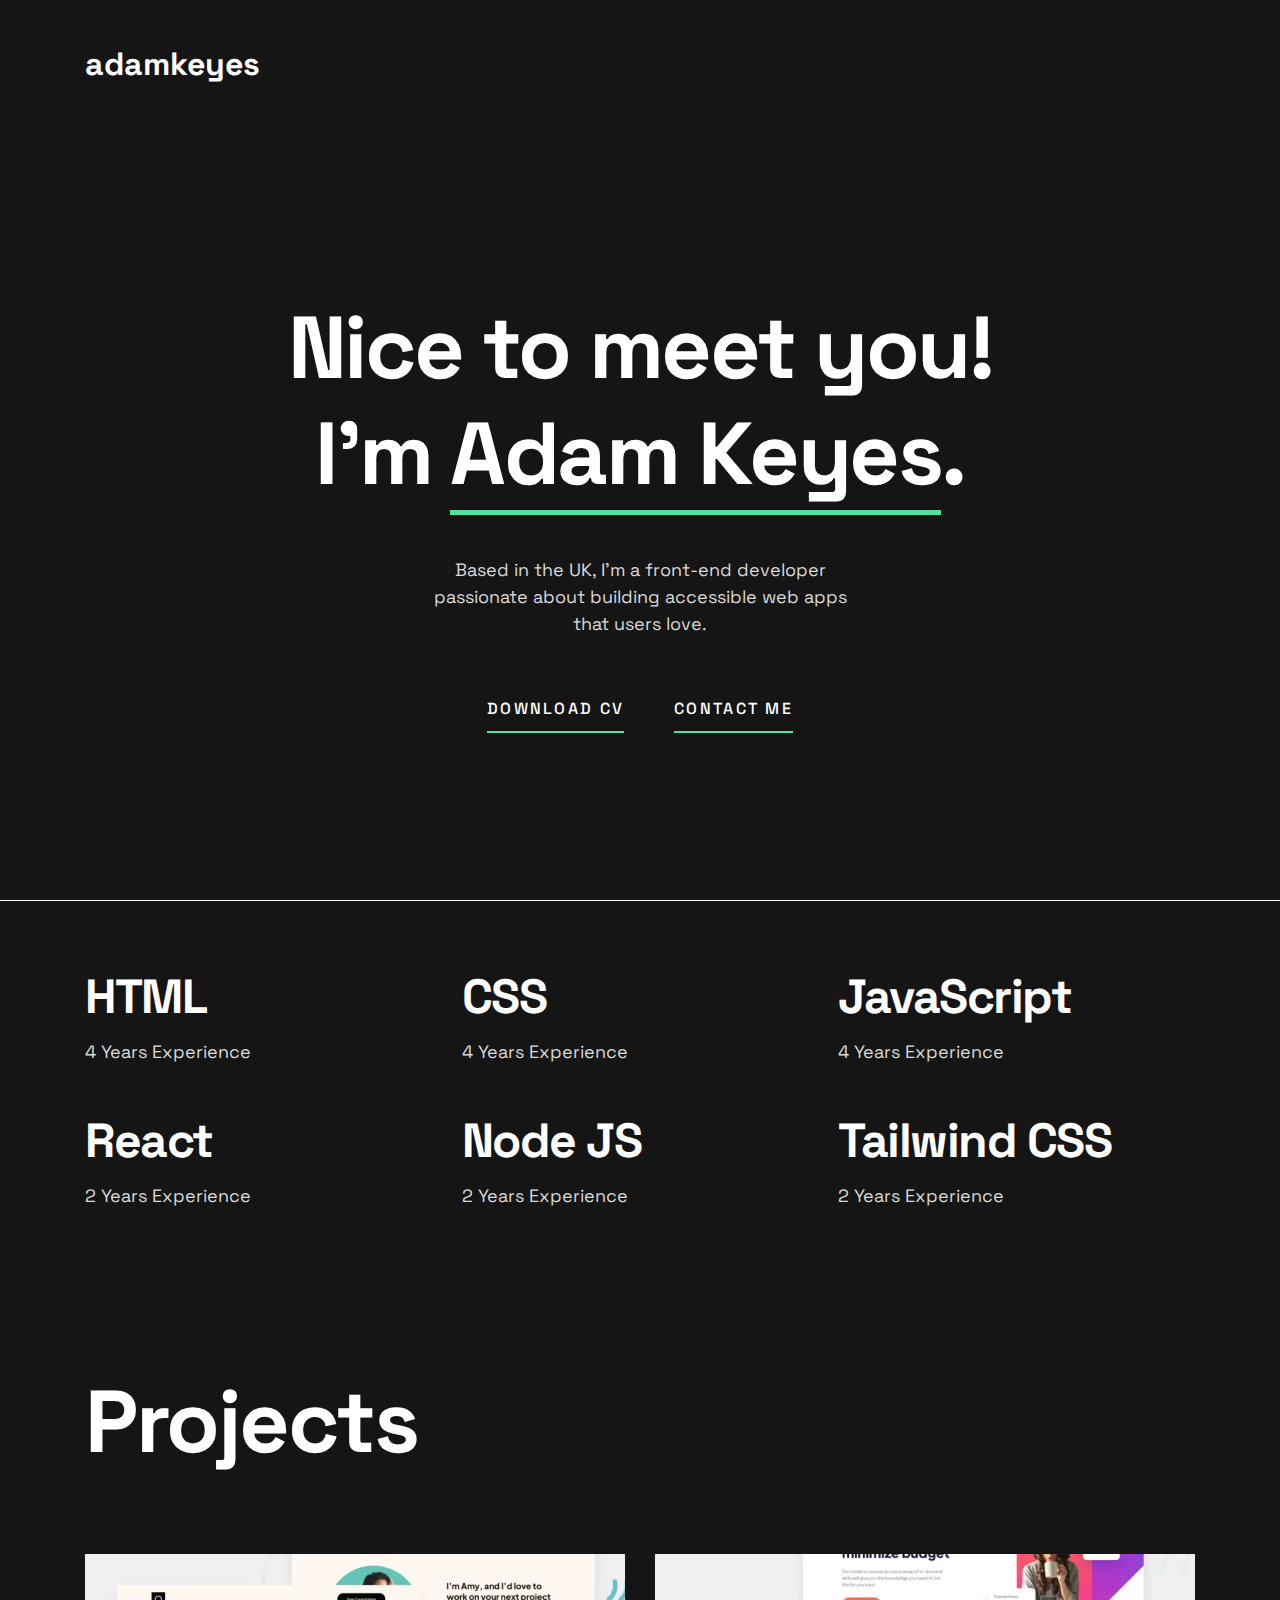
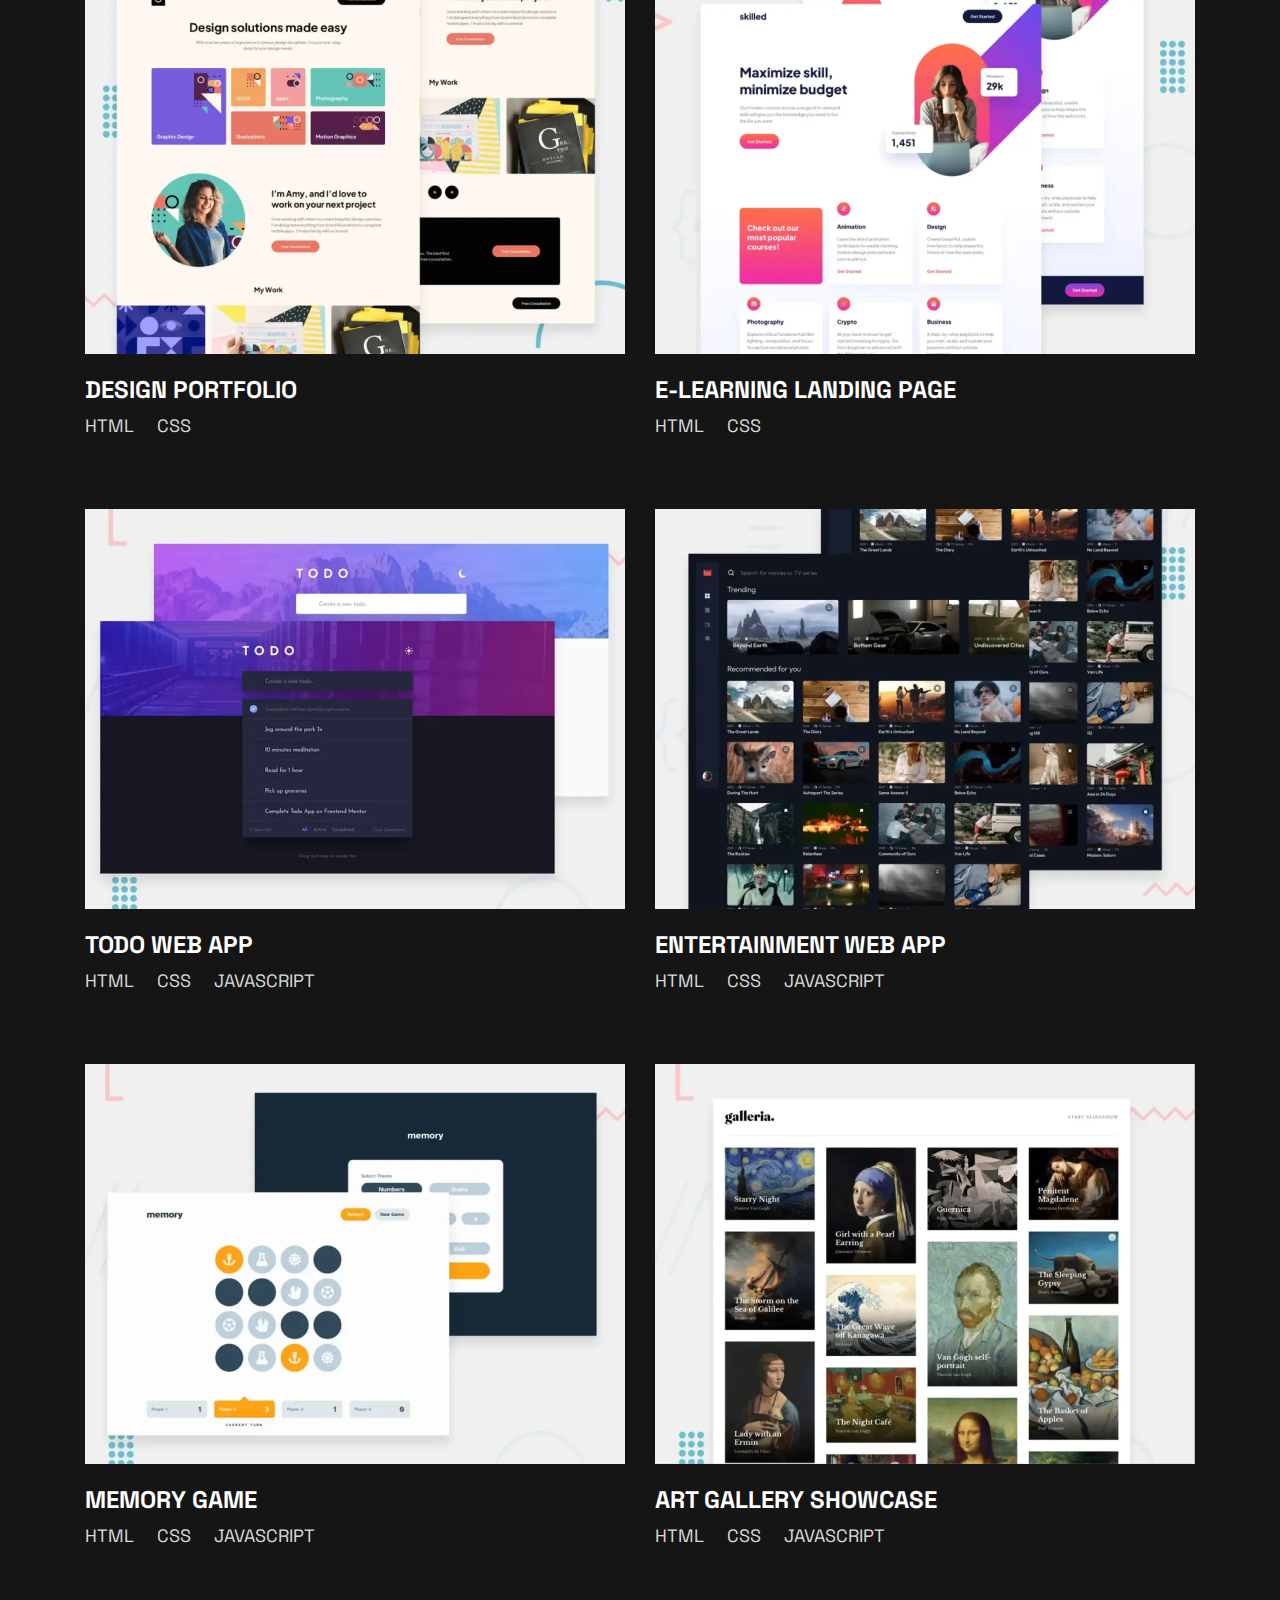
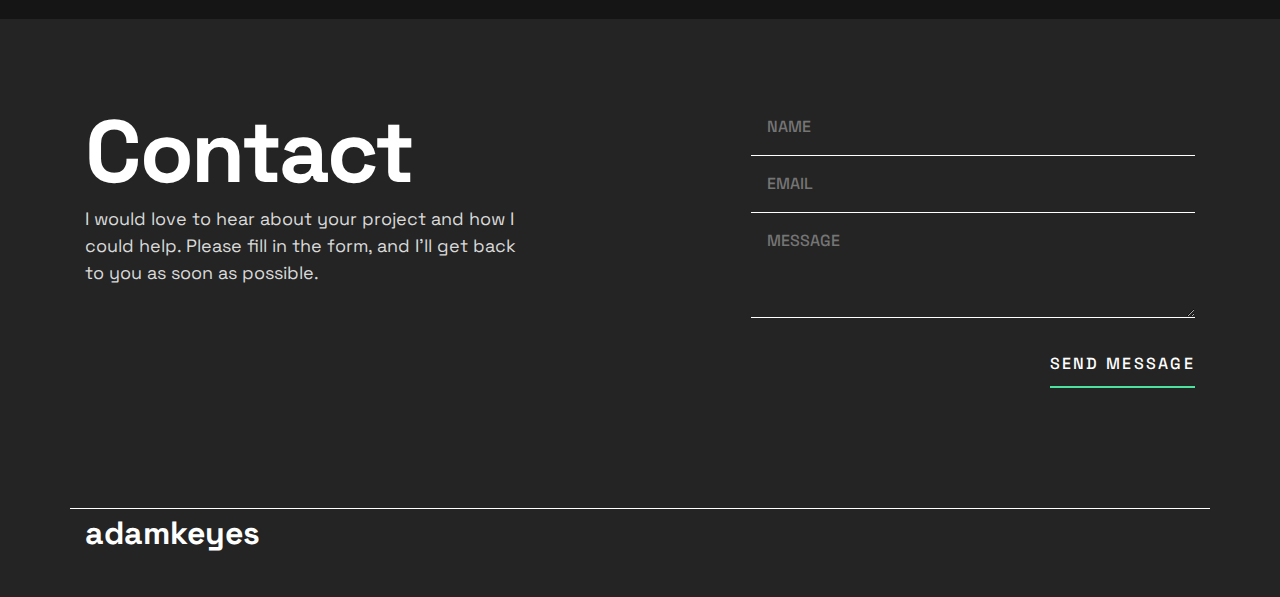
<file: index.html>
<!DOCTYPE html>
<html lang="en">
<head>
<meta charset="UTF-8">
<meta name="viewport" content="width=device-width, initial-scale=1.0">
<title>Portfolio</title>
<link rel="stylesheet" href="./reset.css">
<link rel="stylesheet" href="./style.css">
<script src="./script.js" defer></script>
</head>
<body>
  <header class="header">
    <div class="wrap">
      <p class="name">adamkeyes</p>
    </div>
  </header>
  <main class="main">
    <section class="hero">
      <h1 class="headingXl">Nice to meet you!<br>I'm <span class="lined">Adam Keyes</span>.</h1>
      <p class="text">Based in the UK, I'm a front-end developer <br class="pcOnly">passionate about building accessible web apps <br class="pcOnly">that users love.</p>
      <div class="btnList">
        <p><a href="#" class="btn">DOWNLOAD CV</a></p>
        <p><a href="#" class="btn">CONTACT ME</a></p>
      </div>
    </section>
    <section class="skills border">
      <div class="wrap">
        <div class="skillList">
          <div class="skillsItem">
            <h2 class="headingL">HTML</h2>
            <p class="text">4 Years Experience</p>
          </div>
          <div class="skillsItem">
            <h2 class="headingL">CSS</h2>
            <p class="text">4 Years Experience</p>
          </div>
          <div class="skillsItem">
            <h2 class="headingL">JavaScript</h2>
            <p class="text">4 Years Experience</p>
          </div>
          <div class="skillsItem">
            <h2 class="headingL">React</h2>
            <p class="text">2 Years Experience</p>
          </div>
          <div class="skillsItem">
            <h2 class="headingL">Node JS</h2>
            <p class="text">2 Years Experience</p>
          </div>
          <div class="skillsItem">
            <h2 class="headingL">Tailwind CSS</h2>
            <p class="text">2 Years Experience</p>
          </div>
        </div>
      </div>
    </section>
    <section class="projects">
      <div class="wrap">
        <h1 class="headingXl">Projects</h1>
      <div class="projectsList">
        <div class="projectsItem">
          <p><img src="./images/thumbnail-project-1-large.webp" alt=""></p>
          <h3 class="headingM">DESIGN PORTFOLIO</h3>
          <ul class="techList">
            <li class="text">HTML</li>
            <li class="text">CSS</li>
          </ul>
        </div>
        <div class="projectsItem">
          <p><img src="./images/thumbnail-project-2-large.webp" alt=""></p>
          <h3 class="headingM">E-LEARNING LANDING PAGE</h3>
          <ul class="techList">
            <li class="text">HTML</li>
            <li class="text">CSS</li>
          </ul>
        </div>
        <div class="projectsItem">
          <p><img src="./images/thumbnail-project-3-large.webp" alt=""></p>
          <h3 class="headingM">TODO WEB APP</h3>
          <ul class="techList">
            <li class="text">HTML</li>
            <li class="text">CSS</li>
            <li class="text">JAVASCRIPT</li>
          </ul>
        </div>
        <div class="projectsItem">
          <p><img src="./images/thumbnail-project-4-large.webp" alt=""></p>
          <h3 class="headingM">ENTERTAINMENT WEB APP</h3>
          <ul class="techList">
            <li class="text">HTML</li>
            <li class="text">CSS</li>
            <li class="text">JAVASCRIPT</li>
          </ul>
        </div>
        <div class="projectsItem">
          <p><img src="./images/thumbnail-project-5-large.webp" alt=""></p>
          <h3 class="headingM">MEMORY GAME</h3>
          <ul class="techList">
            <li class="text">HTML</li>
            <li class="text">CSS</li>
            <li class="text">JAVASCRIPT</li>
          </ul>
        </div>
        <div class="projectsItem">
          <p><img src="./images/thumbnail-project-6-large.webp" alt=""></p>
          <h3 class="headingM">ART GALLERY SHOWCASE</h3>
          <ul class="techList">
            <li class="text">HTML</li>
            <li class="text">CSS</li>
            <li class="text">JAVASCRIPT</li>
          </ul>
        </div>
      </div>
      </div>
    </section>
    <section class="contact">
      <div class="wrap">
        <div class="col02">
          <div class="col">
            <h1 class="headingXl">Contact</h1>
            <p class="text">I would love to hear about your project and how I could help. Please fill in the form, and I'll get back to you as soon as possible.</p>
          </div>
          <div class="col">
            <form>
              <div>
                <input type="text" placeholder="NAME">
              </div>
              <div>
                <input type="email" placeholder="EMAIL">
              </div>
              <div>
                <textarea name="message" rows="3" placeholder="MESSAGE"></textarea>
              </div>
              <p class="submit"><a href="#" class="btn">SEND MESSAGE</a></p>
            </form>
          </div>
        </div>
      </div>
    </section>
  </main>
  <footer class="footer">
    <div class="wrap border">
      <p class="name">adamkeyes</p>
    </div>
  </footer>
</body>
</html>
</file>
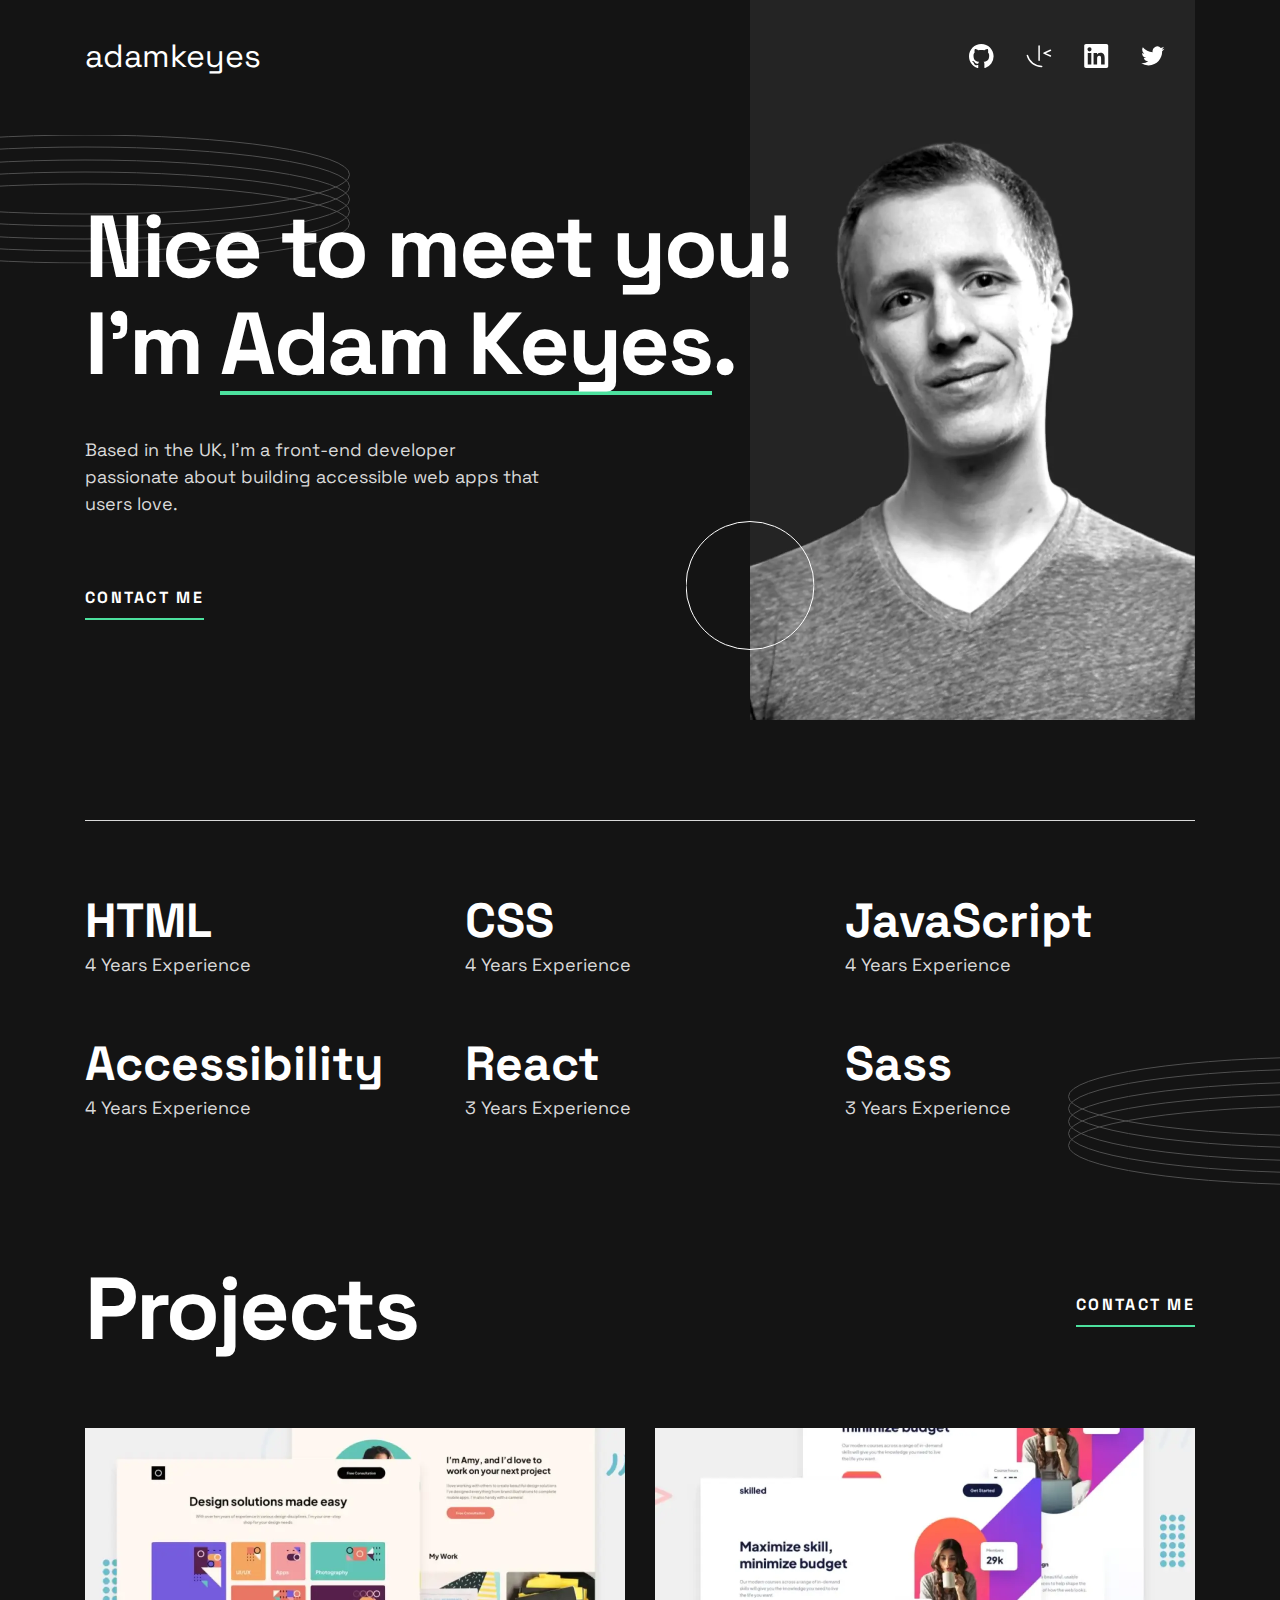
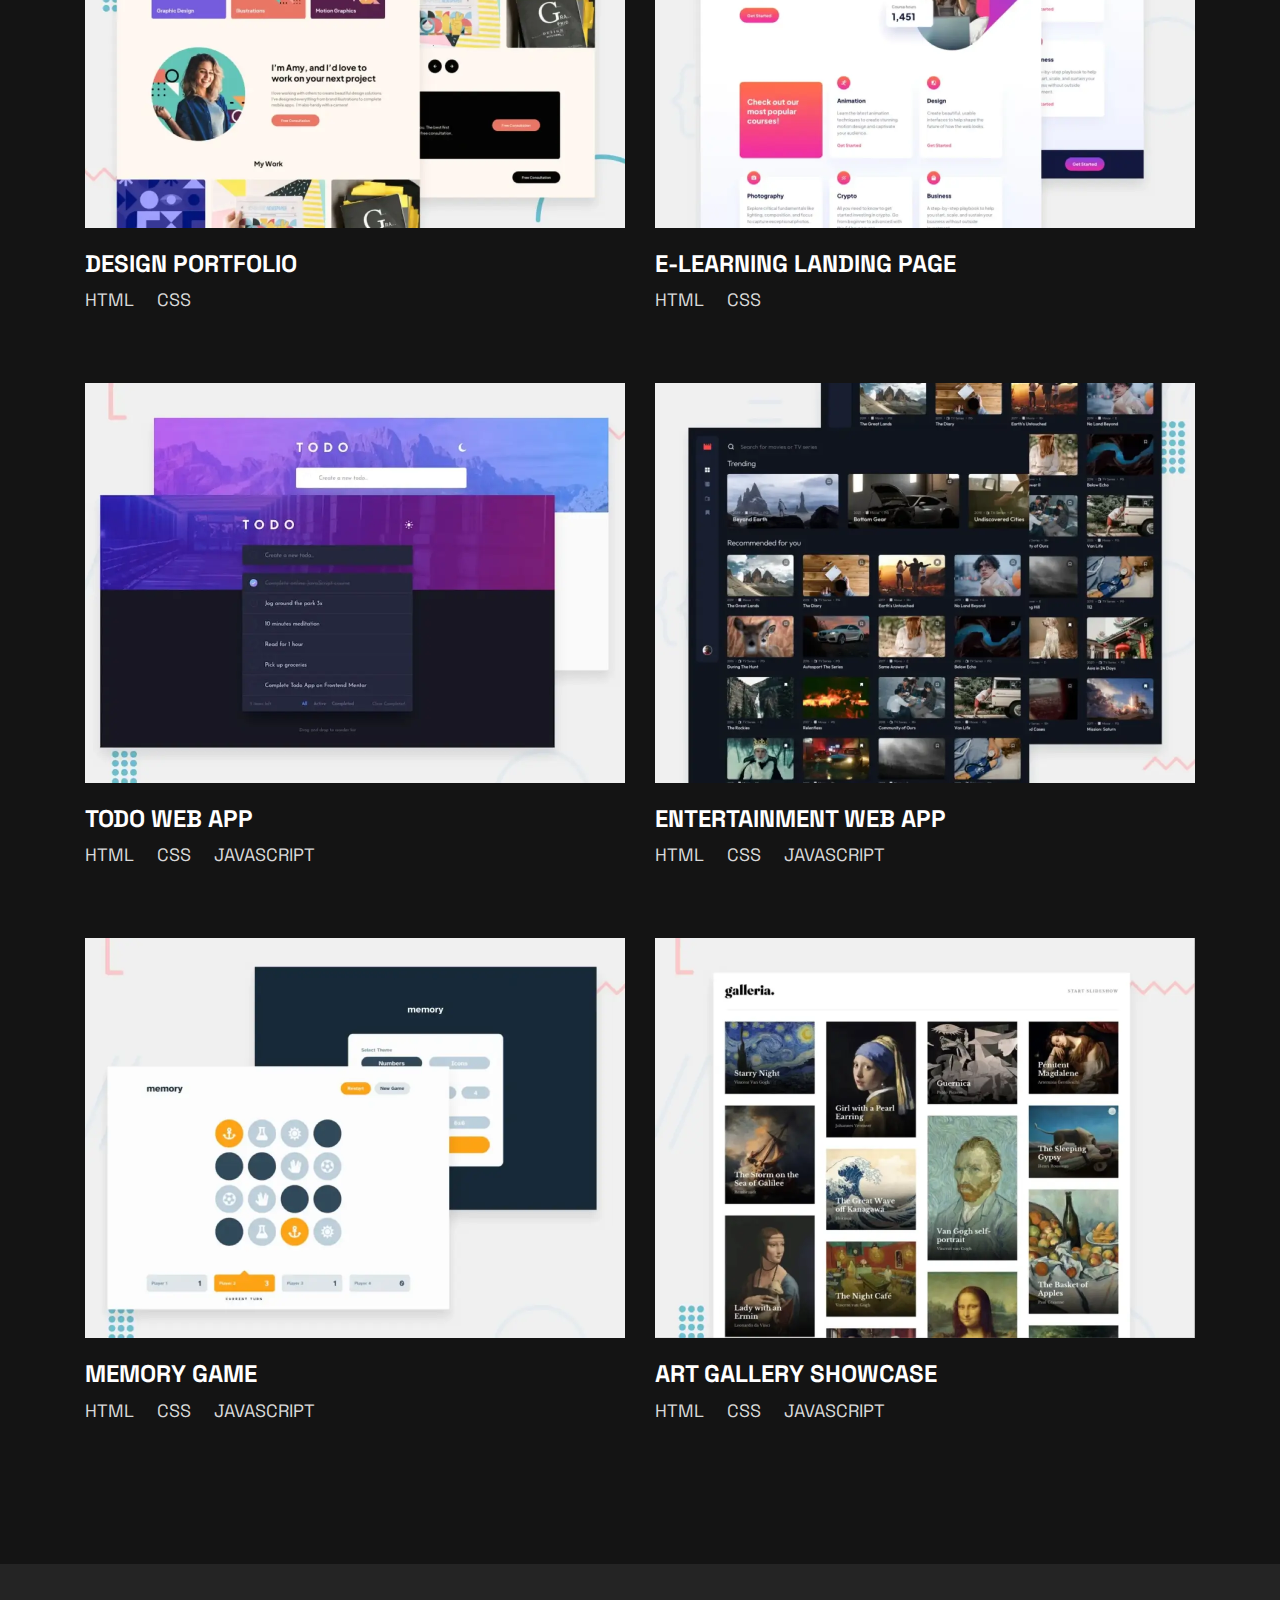
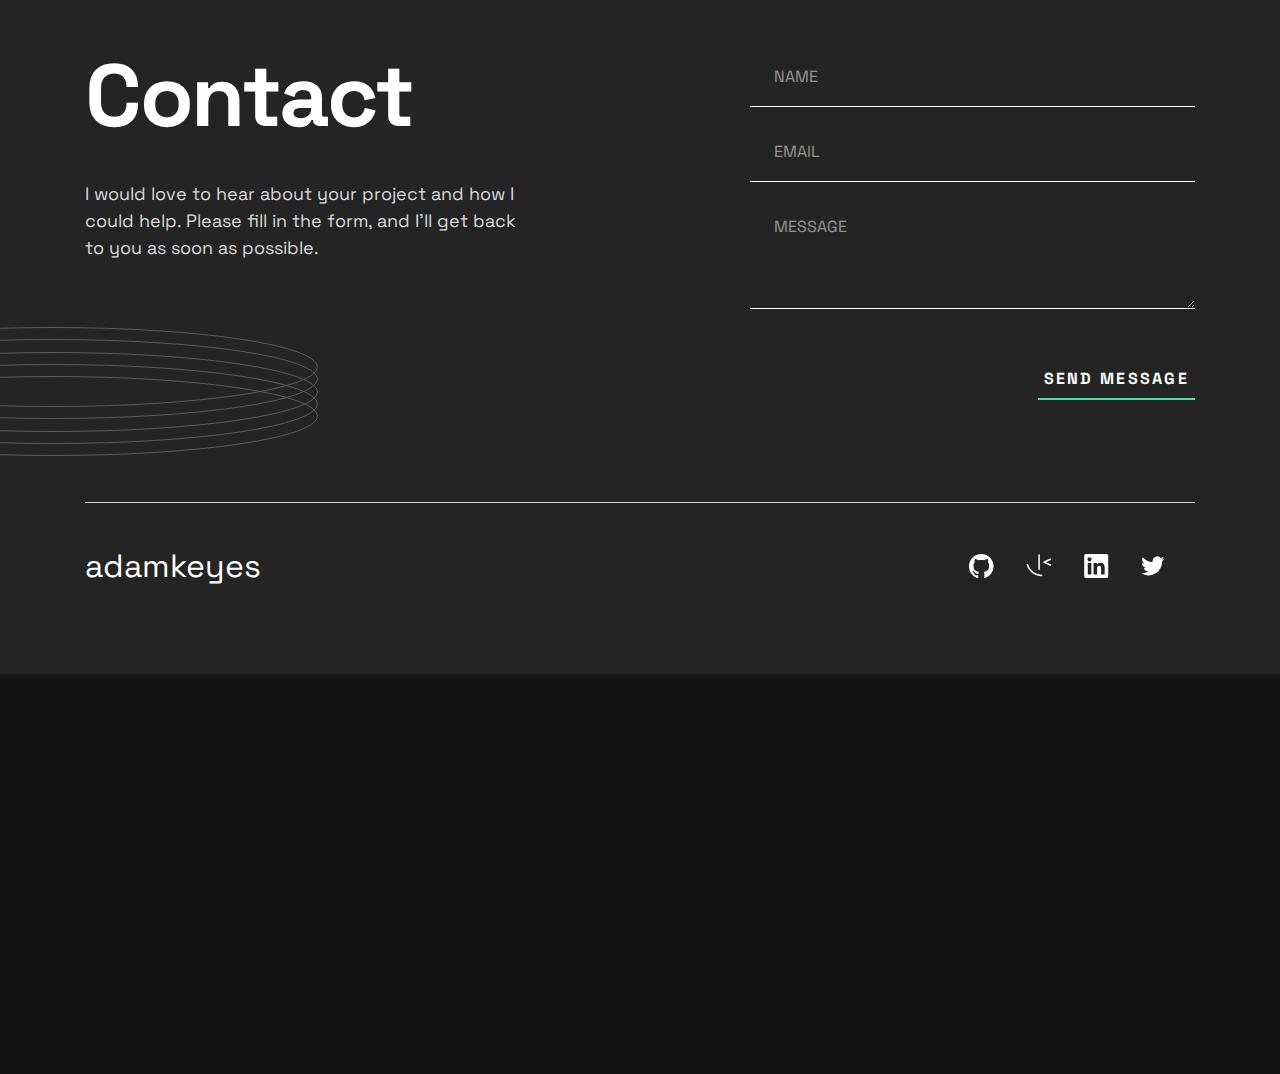
<file: bk/index.html>
<!DOCTYPE html>
<html lang="en">
  <head>
    <meta charset="UTF-8" />
    <meta name="viewport" content="width=device-width, initial-scale=1.0" />
    <link rel="preconnect" href="https://fonts.googleapis.com" />
    <link rel="preconnect" href="https://fonts.gstatic.com" crossorigin />
    <link
      href="https://fonts.googleapis.com/css2?family=Space+Grotesk:wght@500;700&display=swap"
      rel="stylesheet"
    />
    <link
      rel="icon"
      type="image/png"
      sizes="32x32"
      href="./bk/assets/images/favicon-32x32.png"
    />
    <link rel="stylesheet" href="style.css" />
    <title>Frontend Mentor | Single-page developer portfolio</title>
  </head>
  <body>
    <header class="header">
      <h2 class="visually-hidden">Header</h2>
      <div class="wrapper">
        <nav class="header__nav">
          <h2 class="visually-hidden">Navigation</h2>
          <a href="/" class="header__home">
            adamkeyes
            <span class="visually-hidden">(to home page)</span>
          </a>
          <a href="" class="header__social">
            <svg
              xmlns="http://www.w3.org/2000/svg"
              width="25"
              height="24"
              aria-labelledby="socialGitHub"
              role="img"
            >
              <title id="socialGitHub">GitHub</title>
              <path
                fill="#FFF"
                fill-rule="evenodd"
                d="M12.304 0C5.506 0 0 5.506 0 12.304c0 5.444 3.522 10.042 8.413 11.672.615.108.845-.261.845-.584 0-.292-.015-1.261-.015-2.291-3.091.569-3.891-.754-4.137-1.446-.138-.354-.738-1.446-1.261-1.738-.43-.23-1.046-.8-.016-.815.97-.015 1.661.892 1.892 1.261 1.107 1.86 2.876 1.338 3.584 1.015.107-.8.43-1.338.784-1.646-2.738-.307-5.598-1.368-5.598-6.074 0-1.338.477-2.446 1.26-3.307-.122-.308-.553-1.569.124-3.26 0 0 1.03-.323 3.383 1.26.985-.276 2.03-.415 3.076-.415 1.046 0 2.092.139 3.076.416 2.353-1.6 3.384-1.261 3.384-1.261.676 1.691.246 2.952.123 3.26.784.861 1.26 1.953 1.26 3.307 0 4.721-2.875 5.767-5.613 6.074.446.385.83 1.123.83 2.277 0 1.645-.015 2.968-.015 3.383 0 .323.231.708.846.584a12.324 12.324 0 0 0 8.382-11.672C24.607 5.506 19.101 0 12.304 0Z"
              />
            </svg>
          </a>
          <a href="" class="header__social">
            <svg
              xmlns="http://www.w3.org/2000/svg"
              width="26"
              height="23"
              aria-labelledby="socialFrontendMentor"
              role="img"
            >
              <title id="socialFrontendMentor">Frontend Mentor</title>
              <path
                fill="#FFF"
                d="M13.084.23a.751.751 0 0 0-.736.75v14.267a.75.75 0 1 0 1.5 0V.98a.75.75 0 0 0-.763-.75ZM24.44 4.504a.752.752 0 0 0-.284.064l-6.44 2.875a.752.752 0 0 0 0 1.37l6.44 2.884a.75.75 0 0 0 .612-1.369L19.861 8.13l4.907-2.191a.753.753 0 0 0 .38-.99.752.752 0 0 0-.708-.444ZM1.371 9.663a.752.752 0 0 0-.74.938C2.41 17.447 8.603 22.23 15.685 22.23a.75.75 0 1 0 0-1.501A14.053 14.053 0 0 1 2.083 10.225a.75.75 0 0 0-.712-.561v-.001Z"
              />
            </svg>
          </a>
          <a href="" class="header__social">
            <svg
              xmlns="http://www.w3.org/2000/svg"
              width="25"
              height="24"
              aria-labelledby="socialLinkedIn"
              role="img"
            >
              <title id="socialLinkedIn">LinkedIn</title>
              <path
                fill="#FFF"
                fill-rule="evenodd"
                d="M5.551 3.304c-1.14 0-2.067.926-2.067 2.064 0 1.14.928 2.066 2.067 2.066a2.066 2.066 0 0 0 0-4.13ZM3.767 8.998v11.453h3.562L7.33 8.998H3.767Zm5.798 0V20.45l3.554.002.002-5.668c0-1.454.253-2.941 2.132-2.941 1.851 0 1.851 1.755 1.851 3.036v5.571l3.559-.001v-6.28c0-2.834-.517-5.457-4.27-5.457-1.763 0-2.916.997-3.368 1.85h-.05V8.997h-3.41ZM22.435 24H1.982c-.976 0-1.77-.777-1.77-1.732V1.731C.212.776 1.006 0 1.982 0h20.453c.98 0 1.777.776 1.777 1.73v20.538c0 .955-.797 1.732-1.777 1.732Z"
              />
            </svg>
          </a>
          <a href="" class="header__social">
            <svg
              xmlns="http://www.w3.org/2000/svg"
              width="24"
              height="20"
              aria-labelledby="socialTwitter"
              role="img"
            >
              <title id="socialTwitter">Twitter</title>
              <path
                fill="#FFF"
                d="M23.492 2.705a9.563 9.563 0 0 1-2.742.751 4.788 4.788 0 0 0 2.1-2.643 9.536 9.536 0 0 1-3.033 1.159 4.778 4.778 0 0 0-8.14 4.357 13.564 13.564 0 0 1-9.844-4.99 4.774 4.774 0 0 0-.646 2.4 4.778 4.778 0 0 0 2.124 3.977 4.765 4.765 0 0 1-2.163-.598v.061a4.778 4.778 0 0 0 3.832 4.684 4.812 4.812 0 0 1-2.158.082 4.78 4.78 0 0 0 4.462 3.316 9.584 9.584 0 0 1-5.932 2.045c-.38 0-.762-.022-1.14-.067a13.508 13.508 0 0 0 7.32 2.146c8.787 0 13.59-7.277 13.59-13.589 0-.205-.004-.412-.013-.617a9.71 9.71 0 0 0 2.381-2.471l.002-.003Z"
              />
            </svg>
          </a>
        </nav>
      </div>
    </header>

    <main id="main">
      <section class="hero">
        <div class="wrapper hero__wrapper bottom-border">
          <div class="hero__content">
            <picture>
              <source
                media="(min-width: 62.5em)"
                srcset="/bk/assets/images/image-profile-desktop.webp"
              />
              <source
                media="(min-width: 37.5em)"
                srcset="/bk/assets/images/image-profile-tablet.webp"
              />
              <img
                class="hero__image"
                src="/bk/assets/images/image-profile-mobile.webp"
                alt="picture of Adam Keyes"
                width-="174"
                height="383"
              />
            </picture>
            <img
              class="hero__rings"
              src="/bk/assets/images/pattern-rings.svg"
              alt=""
              width="530"
              height="129"
            />
            <img
              class="hero__circle"
              src="/bk/assets/images/pattern-circle.svg"
              alt=""
              width="129"
              height="129"
            />
            <div class="hero__text">
              <h1 class="hero__headline header-xl">
                Nice to<br />
                meet you! I'm <span>Adam Keyes</span>.
              </h1>
              <p class="hero__description">
                Based in the UK, I'm a front-end developer passionate about
                building accessible web apps that users love.
              </p>
              <a href="#contact" class="hero__contact underline">Contact me</a>
            </div>
          </div>
        </div>
      </section>

      <section class="skills">
        <div class="wrapper skills__wrapper bottom-border">
          <h2 class="visually-hidden">Skills</h2>
          <div class="skills__item">
            <h3 class="skills__title">HTML</h3>
            <p class="skills__description">4 Years Experience</p>
          </div>
          <div class="skills__item">
            <h3 class="skills__title">CSS</h3>
            <p class="skills__description">4 Years Experience</p>
          </div>
          <div class="skills__item">
            <h3 class="skills__title">JavaScript</h3>
            <p class="skills__description">4 Years Experience</p>
          </div>
          <div class="skills__item">
            <h3 class="skills__title">Accessibility</h3>
            <p class="skills__description">4 Years Experience</p>
          </div>
          <div class="skills__item">
            <h3 class="skills__title">React</h3>
            <p class="skills__description">3 Years Experience</p>
          </div>
          <div class="skills__item">
            <h3 class="skills__title">Sass</h3>
            <p class="skills__description">3 Years Experience</p>
          </div>
        </div>
        <img
          class="skills__rings"
          src="/bk/assets/images/pattern-rings.svg"
          alt=""
          width="530"
          height="129"
        />
      </section>

      <section class="projects">
        <div class="wrapper projects__wrapper">
          <div class="projects__grid">
            <h2 class="projects__headline header-xl">Projects</h2>
            <a href="#contact" class="projects__contact underline"
              >Contact me</a
            >

            <div class="projects__item">
              <picture class="projects__picture">
                <source
                  media="(min-width: 62.5em)"
                  srcset="/bk/assets/images/thumbnail-project-1-large.webp"
                />
                <img
                  class="projects__image"
                  src="/bk/assets/images/thumbnail-project-1-small.webp"
                  alt="screenshot of design portfolio website"
                  width-="343"
                  height="253"
                />
              </picture>
              <h3 class="projects__name">Design Portfolio</h3>
              <p class="projects__tags">
                <span>HTML</span>
                <span>CSS</span>
              </p>
              <div class="projects__links">
                <a href="" class="underline">View Project</a>
                <a href="" class="underline">View Code</a>
              </div>
            </div>

            <div class="projects__item">
              <picture class="projects__picture">
                <source
                  media="(min-width: 62.5em)"
                  srcset="/bk/assets/images/thumbnail-project-2-large.webp"
                />
                <img
                  class="projects__image"
                  src="/bk/assets/images/thumbnail-project-2-small.webp"
                  alt="screenshot of learning platform website with different courses"
                  width-="343"
                  height="253"
                />
              </picture>
              <h3 class="projects__name">E-Learning Landing Page</h3>
              <p class="projects__tags">
                <span>HTML</span>
                <span>CSS</span>
              </p>
              <div class="projects__links">
                <a href="" class="underline">View Project</a>
                <a href="" class="underline">View Code</a>
              </div>
            </div>

            <div class="projects__item">
              <picture class="projects__picture">
                <source
                  media="(min-width: 62.5em)"
                  srcset="/bk/assets/images/thumbnail-project-3-large.webp"
                />
                <img
                  class="projects__image"
                  src="/bk/assets/images/thumbnail-project-3-small.webp"
                  alt="screenshot of To Do App showing a list of active and complete tasks"
                  width-="343"
                  height="253"
                />
              </picture>
              <h3 class="projects__name">Todo Web App</h3>
              <p class="projects__tags">
                <span>HTML</span>
                <span>CSS</span>
                <span>JavaScript</span>
              </p>
              <div class="projects__links">
                <a href="" class="underline">View Project</a>
                <a href="" class="underline">View Code</a>
              </div>
            </div>

            <div class="projects__item">
              <picture class="projects__picture">
                <source
                  media="(min-width: 62.5em)"
                  srcset="/bk/assets/images/thumbnail-project-4-large.webp"
                />
                <img
                  class="projects__image"
                  src="/bk/assets/images/thumbnail-project-4-small.webp"
                  alt="screenshot of video player app with grid of thumbnails of movies and TV shows"
                  width-="343"
                  height="253"
                />
              </picture>
              <h3 class="projects__name">Entertainment Web App</h3>
              <p class="projects__tags">
                <span>HTML</span>
                <span>CSS</span>
                <span>JavaScript</span>
              </p>
              <div class="projects__links">
                <a href="" class="underline">View Project</a>
                <a href="" class="underline">View Code</a>
              </div>
            </div>

            <div class="projects__item">
              <picture class="projects__picture">
                <source
                  media="(min-width: 62.5em)"
                  srcset="/bk/assets/images/thumbnail-project-5-large.webp"
                />
                <img
                  class="projects__image"
                  src="/bk/assets/images/thumbnail-project-5-small.webp"
                  alt="screenshot of 4-player memory game with circular tiles that have symbols"
                  width-="343"
                  height="253"
                />
              </picture>
              <h3 class="projects__name">Memory Game</h3>
              <p class="projects__tags">
                <span>HTML</span>
                <span>CSS</span>
                <span>JavaScript</span>
              </p>
              <div class="projects__links">
                <a href="" class="underline">View Project</a>
                <a href="" class="underline">View Code</a>
              </div>
            </div>

            <div class="projects__item">
              <picture class="projects__picture">
                <source
                  media="(min-width: 62.5em)"
                  srcset="/bk/assets/images/thumbnail-project-6-large.webp"
                />
                <img
                  class="projects__image"
                  src="/bk/assets/images/thumbnail-project-6-small.webp"
                  alt="grid of thumbnails of famous works of art"
                  width-="343"
                  height="253"
                />
              </picture>
              <h3 class="projects__name">Art Gallery Showcase</h3>
              <p class="projects__tags">
                <span>HTML</span>
                <span>CSS</span>
                <span>JavaScript</span>
              </p>
              <div class="projects__links">
                <a href="" class="underline">View Project</a>
                <a href="" class="underline">View Code</a>
              </div>
            </div>
          </div>
        </div>
      </section>

      <section id="contact" class="contact bg-less-dark">
        <div class="wrapper contact__wrapper bottom-border">
          <div class="contact__text">
            <h2 class="contact__headline header-xl">Contact</h2>
            <p class="contact__description">
              I would love to hear about your project and how I could help.
              Please fill in the form, and I'll get back to you as soon as
              possible.
            </p>
          </div>
          <form action="" class="contact__form">
            <div class="contact__control">
              <label for="name" class="visually-hidden">Name</label>
              <input
                type="text"
                id="name"
                name="name"
                placeholder="Name"
                required
              />
              <img
                src="/bk/assets/images/icon-invalid.svg"
                alt=""
                class="contact__invalid-icon"
                width="24"
                height="24"
              />
            </div>
            <div class="contact__control">
              <label for="email" class="visually-hidden">Email</label>
              <input
                type="email"
                id="email"
                name="email"
                placeholder="Email"
                required
              />
              <img
                src="/bk/assets/images/icon-invalid.svg"
                alt=""
                class="contact__invalid-icon"
                width="24"
                height="24"
              />
            </div>
            <div class="contact__control">
              <label for="message" class="visually-hidden">Message</label>
              <textarea
                name="message"
                id="message"
                cols="30"
                rows="3"
                placeholder="Message"
                required
              ></textarea>
              <img
                src="/bk/assets/images/icon-invalid.svg"
                alt=""
                class="contact__invalid-icon"
                width="24"
                height="24"
              />
            </div>
            <div class="contact__control align-right">
              <button type="submit">Send Message</button>
            </div>
          </form>
        </div>
        <img
          class="contact__rings"
          src="/bk/assets/images/pattern-rings.svg"
          alt=""
          width="530"
          height="129"
        />
      </section>
    </main>

    <footer class="footer bg-less-dark">
      <h2 class="visually-hidden">Footer</h2>
      <div class="wrapper">
        <nav class="header__nav">
          <h2 class="visually-hidden">Navigation</h2>
          <a href="/" class="header__home">
            adamkeyes
            <span class="visually-hidden">(to home page)</span>
          </a>
          <a href="" class="header__social">
            <svg
              xmlns="http://www.w3.org/2000/svg"
              width="25"
              height="24"
              aria-labelledby="socialGitHub"
              role="img"
            >
              <title id="socialGitHub">GitHub</title>
              <path
                fill="#FFF"
                fill-rule="evenodd"
                d="M12.304 0C5.506 0 0 5.506 0 12.304c0 5.444 3.522 10.042 8.413 11.672.615.108.845-.261.845-.584 0-.292-.015-1.261-.015-2.291-3.091.569-3.891-.754-4.137-1.446-.138-.354-.738-1.446-1.261-1.738-.43-.23-1.046-.8-.016-.815.97-.015 1.661.892 1.892 1.261 1.107 1.86 2.876 1.338 3.584 1.015.107-.8.43-1.338.784-1.646-2.738-.307-5.598-1.368-5.598-6.074 0-1.338.477-2.446 1.26-3.307-.122-.308-.553-1.569.124-3.26 0 0 1.03-.323 3.383 1.26.985-.276 2.03-.415 3.076-.415 1.046 0 2.092.139 3.076.416 2.353-1.6 3.384-1.261 3.384-1.261.676 1.691.246 2.952.123 3.26.784.861 1.26 1.953 1.26 3.307 0 4.721-2.875 5.767-5.613 6.074.446.385.83 1.123.83 2.277 0 1.645-.015 2.968-.015 3.383 0 .323.231.708.846.584a12.324 12.324 0 0 0 8.382-11.672C24.607 5.506 19.101 0 12.304 0Z"
              />
            </svg>
          </a>
          <a href="" class="header__social">
            <svg
              xmlns="http://www.w3.org/2000/svg"
              width="26"
              height="23"
              aria-labelledby="socialFrontendMentor"
              role="img"
            >
              <title id="socialFrontendMentor">Frontend Mentor</title>
              <path
                fill="#FFF"
                d="M13.084.23a.751.751 0 0 0-.736.75v14.267a.75.75 0 1 0 1.5 0V.98a.75.75 0 0 0-.763-.75ZM24.44 4.504a.752.752 0 0 0-.284.064l-6.44 2.875a.752.752 0 0 0 0 1.37l6.44 2.884a.75.75 0 0 0 .612-1.369L19.861 8.13l4.907-2.191a.753.753 0 0 0 .38-.99.752.752 0 0 0-.708-.444ZM1.371 9.663a.752.752 0 0 0-.74.938C2.41 17.447 8.603 22.23 15.685 22.23a.75.75 0 1 0 0-1.501A14.053 14.053 0 0 1 2.083 10.225a.75.75 0 0 0-.712-.561v-.001Z"
              />
            </svg>
          </a>
          <a href="" class="header__social">
            <svg
              xmlns="http://www.w3.org/2000/svg"
              width="25"
              height="24"
              aria-labelledby="socialLinkedIn"
              role="img"
            >
              <title id="socialLinkedIn">LinkedIn</title>
              <path
                fill="#FFF"
                fill-rule="evenodd"
                d="M5.551 3.304c-1.14 0-2.067.926-2.067 2.064 0 1.14.928 2.066 2.067 2.066a2.066 2.066 0 0 0 0-4.13ZM3.767 8.998v11.453h3.562L7.33 8.998H3.767Zm5.798 0V20.45l3.554.002.002-5.668c0-1.454.253-2.941 2.132-2.941 1.851 0 1.851 1.755 1.851 3.036v5.571l3.559-.001v-6.28c0-2.834-.517-5.457-4.27-5.457-1.763 0-2.916.997-3.368 1.85h-.05V8.997h-3.41ZM22.435 24H1.982c-.976 0-1.77-.777-1.77-1.732V1.731C.212.776 1.006 0 1.982 0h20.453c.98 0 1.777.776 1.777 1.73v20.538c0 .955-.797 1.732-1.777 1.732Z"
              />
            </svg>
          </a>
          <a href="" class="header__social">
            <svg
              xmlns="http://www.w3.org/2000/svg"
              width="24"
              height="20"
              aria-labelledby="socialTwitter"
              role="img"
            >
              <title id="socialTwitter">Twitter</title>
              <path
                fill="#FFF"
                d="M23.492 2.705a9.563 9.563 0 0 1-2.742.751 4.788 4.788 0 0 0 2.1-2.643 9.536 9.536 0 0 1-3.033 1.159 4.778 4.778 0 0 0-8.14 4.357 13.564 13.564 0 0 1-9.844-4.99 4.774 4.774 0 0 0-.646 2.4 4.778 4.778 0 0 0 2.124 3.977 4.765 4.765 0 0 1-2.163-.598v.061a4.778 4.778 0 0 0 3.832 4.684 4.812 4.812 0 0 1-2.158.082 4.78 4.78 0 0 0 4.462 3.316 9.584 9.584 0 0 1-5.932 2.045c-.38 0-.762-.022-1.14-.067a13.508 13.508 0 0 0 7.32 2.146c8.787 0 13.59-7.277 13.59-13.589 0-.205-.004-.412-.013-.617a9.71 9.71 0 0 0 2.381-2.471l.002-.003Z"
              />
            </svg>
          </a>
        </nav>
      </div>
    </footer>
  </body>
</html>
</file>
<file: style.css>
@import url('https://fonts.googleapis.com/css2?family=Space+Grotesk:wght@300..700&display=swap');

:root {
  --clr-black: #151515;
  --clr-white: #FFF;
  --clr-green: #4EE1A0;
  --clr-gray: #D9D9D9;
  --clr-dark-gray: #242424;
}

html {
  font-size: 62.5%;
}

body {
  font-family: "Space Grotesk", sans-serif;
  font-weight: 500;
  color: var(--clr-white);
  background-color: var(--clr-black);
}

.wrap {
  max-width: 114rem;
  margin: 0 auto;
  padding: 0 15px;
}

.headingXl {
  font-size: 8.8rem;
  font-weight: bold;
  line-height: 1.2;
  letter-spacing: -2.5px;
}

.headingL {
  font-size: 4.8rem;
  font-weight: bold;
  line-height: 1.1;
  letter-spacing: -1.5px;
}

.headingM {
  font-size: 2.4rem;
  font-weight: bold;
  line-height: 1.3;
}

.text {
  font-size: 1.8rem;
  font-weight: 400;
  color: var(--clr-gray);
  line-height: 1.5;
}

.name {
  font-size: 3.2rem;
  font-weight: bold;
}

.name:hover {
  color: var(--clr-green);
  cursor: pointer;
}

.btn {
  position: relative;
  display: inline-block;
  padding-bottom: 1rem;
  font-size: 1.6rem;
  color: var(--clr-white);
  text-decoration: none;
  letter-spacing: 2.29px;
  border-bottom: 2px solid var(--clr-green);
}

.btn:hover {
  color: var(--clr-green);
}

.border {
  border-top: 1px solid var(--clr-white);
}

@media screen and (max-width: 768px) {
  .headingXl {
    font-size: 4rem;
    letter-spacing: -1.14px;
  }

  .headingL {
    font-size: 3.2rem;
    letter-spacing: -1px;
  }

  .headingM {
    font-size: 2.4rem;
    font-weight: bold;
    line-height: 1.3;
  }

  .text {
    font-size: 1.6rem;
  }

  .name {
    font-size: 2.4rem;
  }
}

@media screen and (min-width: 769px), print {
  .spOnly {
    display: none !important;
  }
}

@media screen and (max-width: 768.98px) {
  .pcOnly {
    display: none !important;
  }
}

.header, .footer {
  padding: 4rem 0;
}

.main {
  overflow: hidden;
}

/* .main::before {
  content: url('./images/pattern-rings.svg');
  position: absolute;
  top: 13rem;
  left: -10rem;
} */

.hero {
  display: flex;
  align-items: center;
  justify-content: center;
  flex-direction: column;
  min-height: calc(100vh - 128px);
  text-align: center;
}

.hero .headingXl {
  margin-bottom: 5rem;
}

.hero .lined {
  border-bottom: 5px solid var(--clr-green);
}

.hero .btnList {
  display: flex;
  justify-content: center;
  margin-top: 6rem;
}

.hero .btnList p:first-child {
  margin-right: 5rem;
}

.skillList {
  position: relative;
  display: grid;
  grid-template-columns: repeat(auto-fill, minmax(34.5rem, 1fr));
  gap: 5rem 2rem;
  padding: 7rem 0 6rem;
}
/* 
.skillList::after {
  content: url('./images/pattern-rings.svg');
  position: absolute;
  bottom: 0;
  right: -50rem;
} */

.skills .headingL {
  margin-bottom: 1.4rem;
}


.projects {
  padding: 10rem 0 0;
}

.projects .projectsList {
  display: flex;
  flex-wrap: wrap;
  justify-content: space-between;
  margin-top: 8rem;
}

.projects .projectsItem {
  width: 48.64%;
  margin-bottom: 7rem;
}

.projects .headingM {
  margin: 2rem 0 .7rem;
}

.projects .techList {
  padding: 0;
  list-style: none;
}

.projects .techList li {
  display: inline-flex;
}
.projects .techList li:not(:first-child) {
  margin-left: 2rem;
}

.contact {
  padding: 8rem 0;
  background-color: var(--clr-dark-gray);
}

.contact {}
.contact .col02 {
  display: flex;
  justify-content: space-between;
}
.contact .col {
  width: 40%;
}

.contact input,
.contact textarea{
  width: 100%;
  padding: 1.6rem;
  background-color: var(--clr-dark-gray);
  border: none;
  outline: none;
  font-size: 1.6rem;
  border-bottom: 1px solid var(--clr-white);
  color: var(--clr-white);
}

.contact .submit {
  margin-top: 3rem;
  text-align: right;
}

.footer {
  background-color: var(--clr-dark-gray);
}
</file>
<file: bk/style.css>
/* GLOBAL */

:root {
  --bg-body: hsl(0, 0%, 8%);
  --bg-body2: hsl(0, 0%, 14%);
  --accent: hsl(153, 71%, 59%);
  --text1: hsl(0, 0%, 100%);
  --text2: hsl(0, 0%, 85%);
  --invalid: hsl(7, 100%, 68%);
  --fs-18: 1.125rem;
  --fs-88: 5.5rem;
  --fs-72: 4.5rem;
  --fs-40: 2.5rem;
  --fs-48: 3rem;
  --fs-36: 2.25rem;
  --fs-32: 2rem;
  --fs-24: 1.5rem;
  --fs-20: 1.25rem;
  --container: 69.375rem;
  --transition: 250ms ease-in-out;
}

html,
body {
  overflow-x: hidden;
}

html {
  box-sizing: border-box;
  font-size: 100%;
}

*,
*::before,
*::after {
  box-sizing: inherit;
}

body,
input,
textarea,
button {
  font-family: 'Space Grotesk', sans-serif;
}

body {
  margin: 0;
  background-color: var(--bg-body);
  color: var(--text1);
  font-size: var(--fs-18);
  line-height: 1.56;
  padding-bottom: 25rem;
}

.bg-less-dark {
  background-color: var(--bg-body2);
}

h1,
h2,
h3,
p {
  margin-block-start: 0;
}

h1,
h2,
h3 {
  line-height: 1;
}

.header-xl {
  font-size: 2.5rem;
  font-size: clamp(2.5rem, 0.7rem + 7.68vw, 5.5rem);
  letter-spacing: -0.028em;
  line-height: 1.1;
}

p {
  font-size: 1rem;
  font-size: clamp(1rem, 0.79rem + 0.89vw, 1.125rem);
  line-height: 1.5;
  color: var(--text2);
}

a {
  transition: color var(--transition);
}

a:focus-visible,
input:focus-visible,
textarea:focus-visible {
  outline: 2px dashed var(--accent);
  outline-offset: 2px;
}

input:invalid,
textarea:invalid {
  outline-color: var(--invalid);
}

a.underline,
button {
  display: inline-block;
  padding-bottom: 0.625rem;
  font-size: 1rem;
  line-height: 1.625;
  letter-spacing: 0.143em;
  font-weight: 700;
  text-transform: uppercase;
  color: var(--text1);
  text-decoration: none;
  background-image: linear-gradient(
    to right,
    var(--accent) 75%,
    var(--accent) 75%
  );
  background-position: 0 2.1em;
  background-repeat: repeat-x;
  background-size: 8px 2px;
}

a:hover {
  color: var(--accent);
}

img,
svg {
  display: block;
}

.visually-hidden {
  position: absolute;
  left: -10000px;
  top: auto;
  width: 1px;
  height: 1px;
  overflow: hidden;
}

.wrapper {
  width: calc(100% - 2rem);
  max-width: var(--container);
  margin-inline: auto;
}

/* 600px */
@media (min-width: 37.5em) {
  .wrapper {
    width: calc(100% - 3.75rem);
  }
}

/* UTILITY */

.bottom-border {
  border-bottom: 1px solid var(--text2);
}

/* HEADER */

.header {
  position: relative;
  z-index: 1;
  margin-block-start: 20px;
}

.header__nav {
  display: flex;
  flex-wrap: wrap;
  justify-content: center;
  text-align: center;
  gap: 20px 25px;
}

.header__home {
  font-size: 1.5rem;
  font-size: clamp(1.5rem, 1.02rem + 2.04vw, 2rem);
  line-height: 1;
  color: var(--text1);
  text-decoration: none;
  flex: 1 0 100%;
}

.header__social > svg > path {
  transition: fill var(--transition);
}

.header__social:hover > svg > path {
  fill: var(--accent);
}

@media (min-width: 37.5em) {
  .header {
    margin-block-start: 30px;
    /* margin-block-end: 90px; */
  }

  .header__nav {
    justify-content: flex-start;
    align-items: center;
    text-align: left;
    gap: 32px;
  }

  .header__home {
    flex: 0 1 auto;
    margin-inline-end: auto;
  }
}

@media (min-width: 62.5em) {
  .header {
    margin-block-start: 40px;
    margin-block-end: 127px;
  }

  .header__nav {
    padding-right: 30px;
  }
}

/*  HERO */

.hero__wrapper {
  padding-bottom: 80px;
}

.hero__image {
  position: absolute;
  top: 0;
  left: 50%;
  translate: -50%;
  width: 174px;
  height: auto;
}

.hero__rings {
  position: absolute;
  right: 50%;
  top: 130px;
  /* 8.125rem; */
  z-index: -1;
  /* width: 33.125rem; */
  height: auto;
}

.hero__circle {
  position: relative;
  top: 171px;
  margin-bottom: -129px;
  translate: calc(100vw - 64px - 16px);
}

.hero__text {
  position: relative;
  text-align: center;
  margin-block-start: 335px;
}

.hero__headline {
  margin-block-end: 24px;
}

.hero__headline > br {
  display: none;
}

h1 > span {
  background-image: linear-gradient(
    to right,
    var(--accent) 75%,
    var(--accent) 75%
  );
  background-position: 0 1.18em;
  background-repeat: repeat-x;
  background-size: 8px 4px;
}

.hero__description {
  margin-block-end: 24px;
}

@media (min-width: 37.5em) {
  .hero {
    position: relative;
    margin-block-start: -62px;
  }

  .hero__wrapper {
    padding-bottom: 60px;
  }

  .hero__content {
    display: flex;
    align-items: center;
  }

  .hero__content picture {
    order: 2;
  }

  .hero__image {
    position: relative;
    width: 42vw;
    max-width: 445px;
    /* width: 322px; */
    height: auto;
    left: auto;
    right: 0;
    translate: 0;
  }

  .hero__rings {
    top: 90px;
    right: auto;
    left: 0;
    translate: -50%;
  }

  .hero__circle {
    position: absolute;
    top: auto;
    right: 0;
    bottom: 190px;
    translate: 50%;
    z-index: 1;
  }

  .hero__text {
    /* width: 62vw; */
    margin-block-start: 90px;
    margin-right: -30px;
    flex: 1 0 58vw;
    text-align: left;
    z-index: 1;
  }

  .hero__headline {
    margin-block-end: 60px;
  }

  .hero__headline > br {
    display: inline-block;
  }

  .hero__description {
    /* width: 70%; */
    margin-block-end: 34px;
  }
}

@media (min-width: 62.5em) {
  .hero {
    margin-block-start: 0px;
  }

  .hero__wrapper {
    position: relative;
    padding-bottom: 100px;
  }

  .hero__content {
    align-items: flex-start;
  }

  .hero__content picture {
    margin-left: -80px;
  }

  .hero__image {
    margin-block-start: -199px;
  }

  .hero__rings {
    top: 0px;
    translate: -50% -50%;
  }

  .hero__circle {
    top: 322px;
    right: 445px;
  }

  .hero__text {
    margin-block-start: 0;
    margin-right: 0;
    flex: 1;
  }

  .hero__headline {
    margin-block-end: 43px;
  }

  .hero__headline > br {
    display: none;
  }

  .hero__description {
    width: 38ch;
    margin-block-end: 66px;
  }
}

/* SKILLS */

.skills {
  position: relative;
}

.skills__wrapper {
  display: grid;
  grid-template-columns: 1fr;
  gap: 24px;
  padding-block: 40px;
}

.skills__item {
  text-align: center;
}

.skills__title {
  font-size: 2rem;
  font-size: clamp(2rem, 0.33rem + 7.11vw, 3rem);
  line-height: 1.17;
  margin-block-end: 2px;
}

.skills__description {
  margin-block-end: 0;
}

.skills__rings {
  position: absolute;
  bottom: 0;
  left: 50%;
  translate: 0 50%;
}

@media (min-width: 37.5em) {
  .skills__wrapper {
    grid-template-columns: repeat(2, 1fr);
    gap: 52px 24px;
    border: none;
    padding-block: 52px 0;
  }

  .skills__item {
    text-align: left;
  }

  .skills__rings {
    translate: 40% 50%;
  }
}

@media (min-width: 62.5em) {
  .skills__wrapper {
    grid-template-columns: repeat(3, 1fr);
    gap: 58px 30px;
    padding-block-start: 72px;
  }

  .skills__rings {
    translate: -40% 50%;
    left: 100%;
  }
}

/* PROJECTS */

.projects__wrapper {
  padding-block: 140px;
}

.projects__grid {
  display: grid;
  grid-template-columns: repeat(2, 1fr);
  gap: 40px;
  justify-items: center;
  text-align: center;
}

.projects__headline {
  grid-column: 1 / span 2;
  margin-block-end: 0;
}

.projects__contact {
  grid-column: 1 / span 2;
}

.projects__item {
  grid-column: 1 / span 2;
}

.projects__picture {
  display: block;
  margin-block-end: 20px;
}

.projects__image {
  width: 100%;
  height: auto;
}

.projects__name {
  font-size: 1.5rem;
  line-height: 1.3;
  font-weight: 700;
  text-transform: uppercase;
  margin-block-end: 7px;
}

.projects__tags {
  display: flex;
  justify-content: center;
  gap: 12px;
  margin-block-end: 20px;
  text-transform: uppercase;
}

.projects__links {
  display: flex;
  flex-direction: column;
  align-items: center;
  gap: 20px;
}

@media (min-width: 37.5em) {
  .projects__grid {
    gap: 60px 24px;
    justify-items: start;
    text-align: left;
  }

  .projects__contact {
    justify-self: end;
  }

  .projects__item {
    grid-column: span 1;
  }

  .projects__headline,
  .projects__contact {
    grid-column: span 1;
  }

  .projects__contact {
    align-self: center;
  }

  .projects__tags,
  .projects__links {
    display: block;
  }

  .projects__tags span {
    margin-inline-end: 18px;
  }

  .projects__links a {
    margin-inline-end: 30px;
  }

  .project__links {
    display: block;
  }
}

@media (min-width: 62.5em) {
  .projects__grid {
    gap: 70px 30px;
  }

  .projects__item {
    display: grid;
    grid-template-columns: 1fr;
    grid-template-rows: repeat(4, auto);
  }

  .projects__picture {
    position: relative;
    grid-column: 1 / 2;
    grid-row: 1 / 2;
  }

  .projects__picture::after {
    content: '';
    position: absolute;
    width: 100%;
    height: 100%;
    top: 0;
    background-color: hsl(0, 0%, 0%);
    opacity: 0;
    transition: opacity 150ms ease-in-out;
  }

  .projects__item:hover .projects__picture::after {
    opacity: 0.5;
  }

  .projects__item:hover .projects__links {
    opacity: 1;
  }
  .projects__item:focus-within .projects__links {
    opacity: 1;
  }

  .projects__item:focus-within .projects__picture::after {
    opacity: 0.5;
  }

  .projects__image {
    width: 100%;
    height: auto;
  }

  .projects__links {
    grid-column: 1 / 2;
    grid-row: 1 / 2;
    justify-self: center;
    align-self: center;
    z-index: 1;
    opacity: 0;
    transition: opacity 400ms ease-in-out;
  }

  .projects__links:hover ~ .projects__picture::after {
    opacity: 0.5;
  }

  .projects__tags {
    margin-block-end: 0;
  }
}

/* CONTACT */

.contact {
  position: relative;
}

.contact__wrapper {
  padding-block: 84px;
}

.contact__headline {
  margin-block-end: var(--fs-20);
}

.contact__control {
  position: relative;
  margin-block-end: 16px;
}

.contact__control input,
.contact__control textarea {
  width: 100%;
  padding-block: 16px;
  padding-inline: 24px;
  border: none;
  border-bottom: 1px solid var(--text1);
  background: transparent;
  font-size: 1rem;
  line-height: 1.625;
  color: var(--text1);
}

.contact__control > *::placeholder {
  color: var(--text1);
  opacity: 0.5;
  text-transform: uppercase;
}

.contact__control textarea {
  margin-block-end: 32px;
}

.contact__control.align-right {
  display: flex;
  justify-content: flex-end;
}

.contact__control button {
  background-color: transparent;
  border: none;
}

.contact__invalid-icon {
  display: none;
  width: var(--fs-24);
  height: var(--fs-24);
  position: absolute;
  top: 50%;
  right: 0;
  translate: -50% -50%;
}

.contact input:focus-visible:invalid ~ .contact__invalid-icon,
.contact textarea:focus-visible:invalid ~ .contact__invalid-icon {
  display: inline-block;
}

.contact textarea:focus-visible:invalid ~ .contact__invalid-icon {
  top: 1.2rem;
  right: 1.5rem;
  translate: none;
}

.contact__rings {
  position: absolute;
  left: 0;
  bottom: 97px;
  translate: -75%;
}

@media (min-width: 37.5em) {
  .contact__rings {
    bottom: 47px;
    translate: -75%;
  }
}

@media (min-width: 62.5em) {
  .contact__wrapper {
    display: grid;
    grid-template-columns: repeat(2, 27.8rem);
    justify-content: space-between;
  }

  .contact__headline {
    margin-block-end: var(--fs-36);
  }

  .contact__rings {
    translate: -40%;
  }
}

/* 999.98px */
@media (max-width: 62.49875em) {
  .contact__wrapper {
    max-width: 27.8rem;
  }

  .contact__text {
    text-align: center;
  }
}

footer {
  padding-block: 40px 60px;
}

@media (min-width: 37.5em) {
  footer {
    padding-block: 30px 40px;
  }
}

@media (min-width: 62.5em) {
  footer {
    padding-block: 47px 92px;
  }
}
</file>
